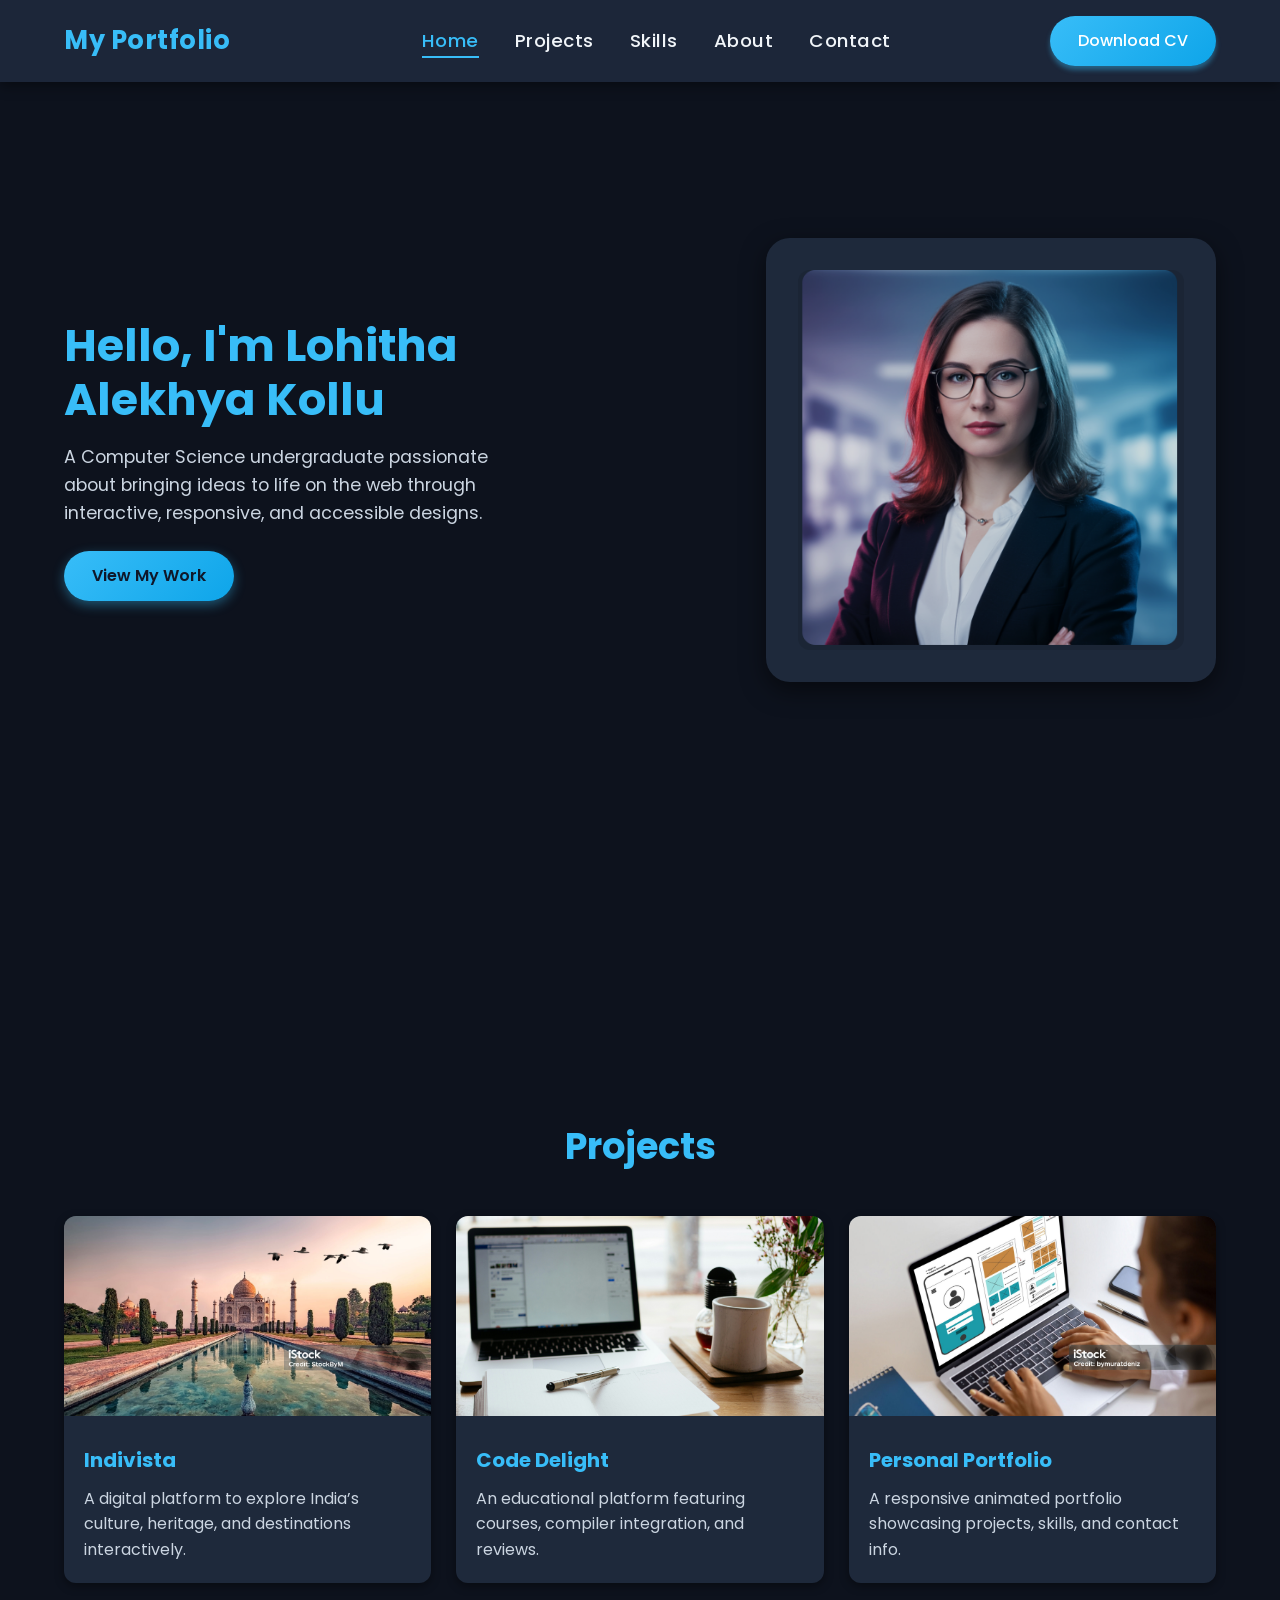
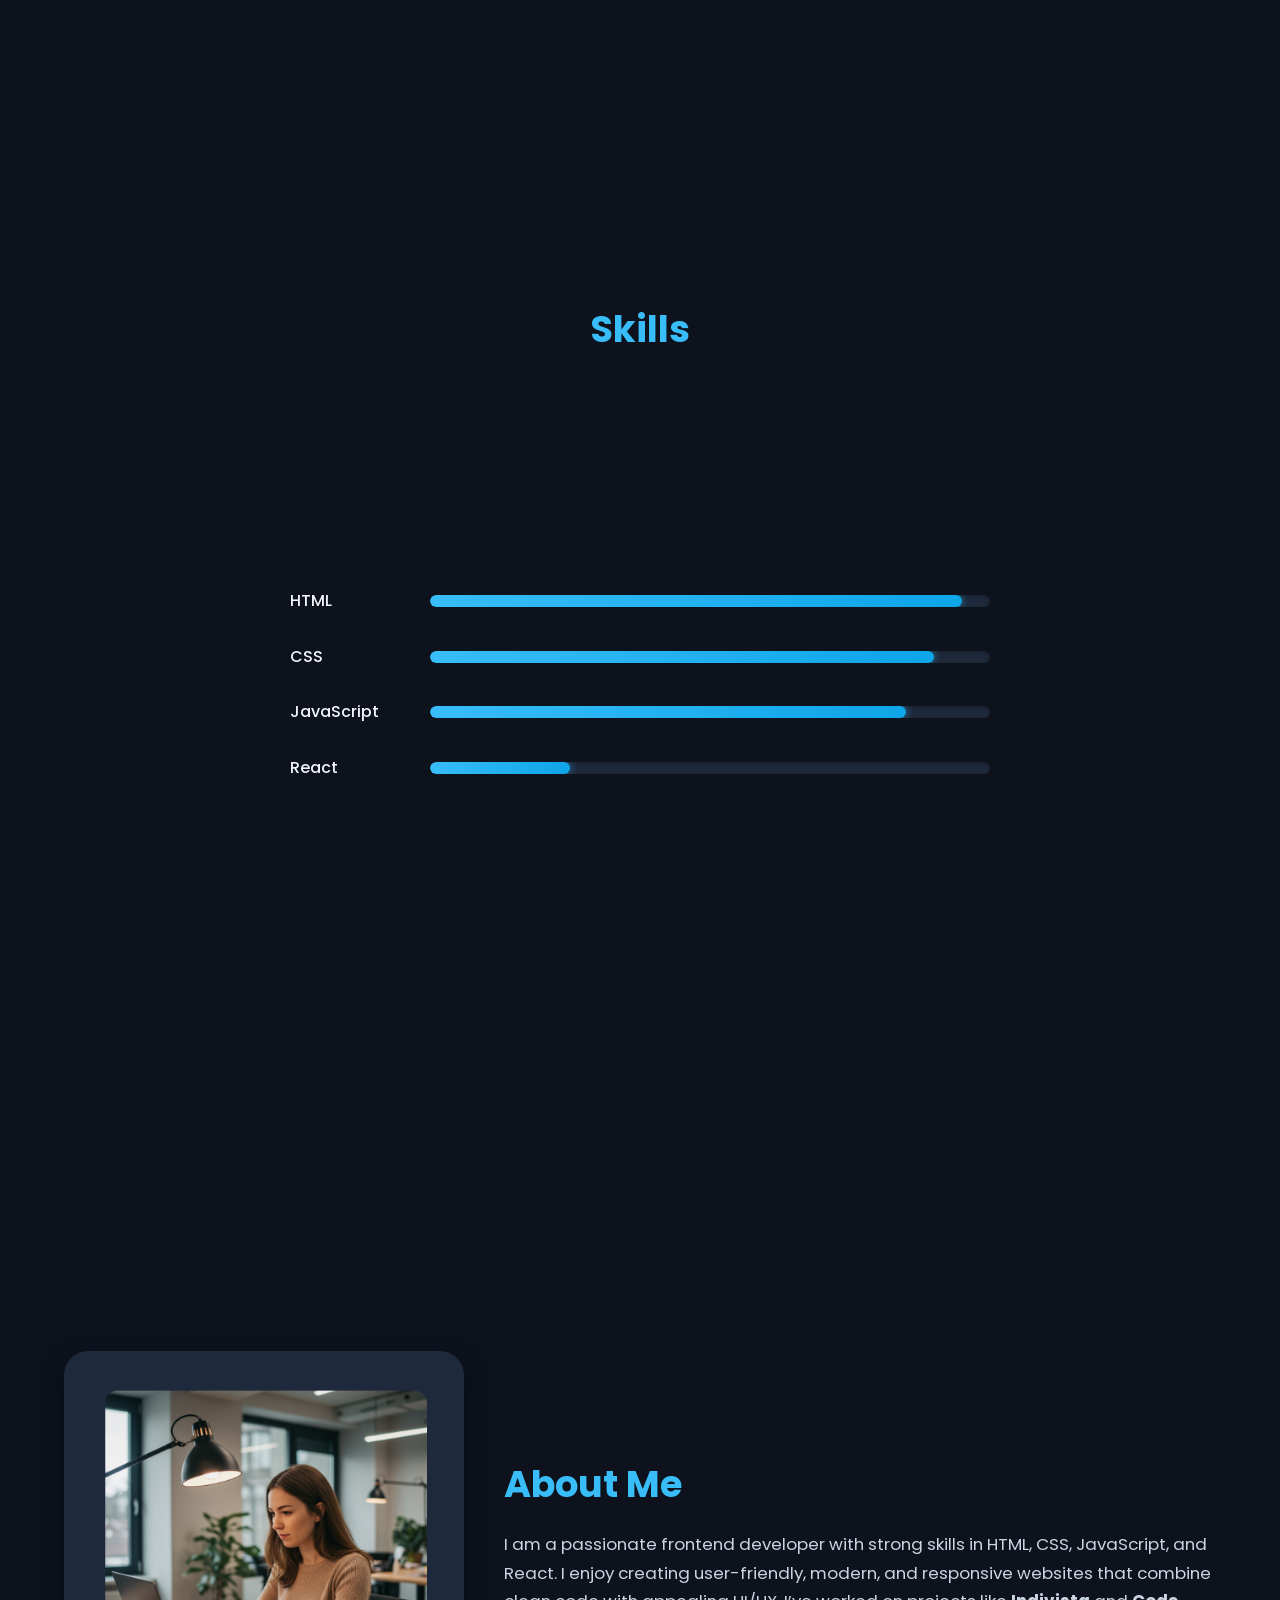
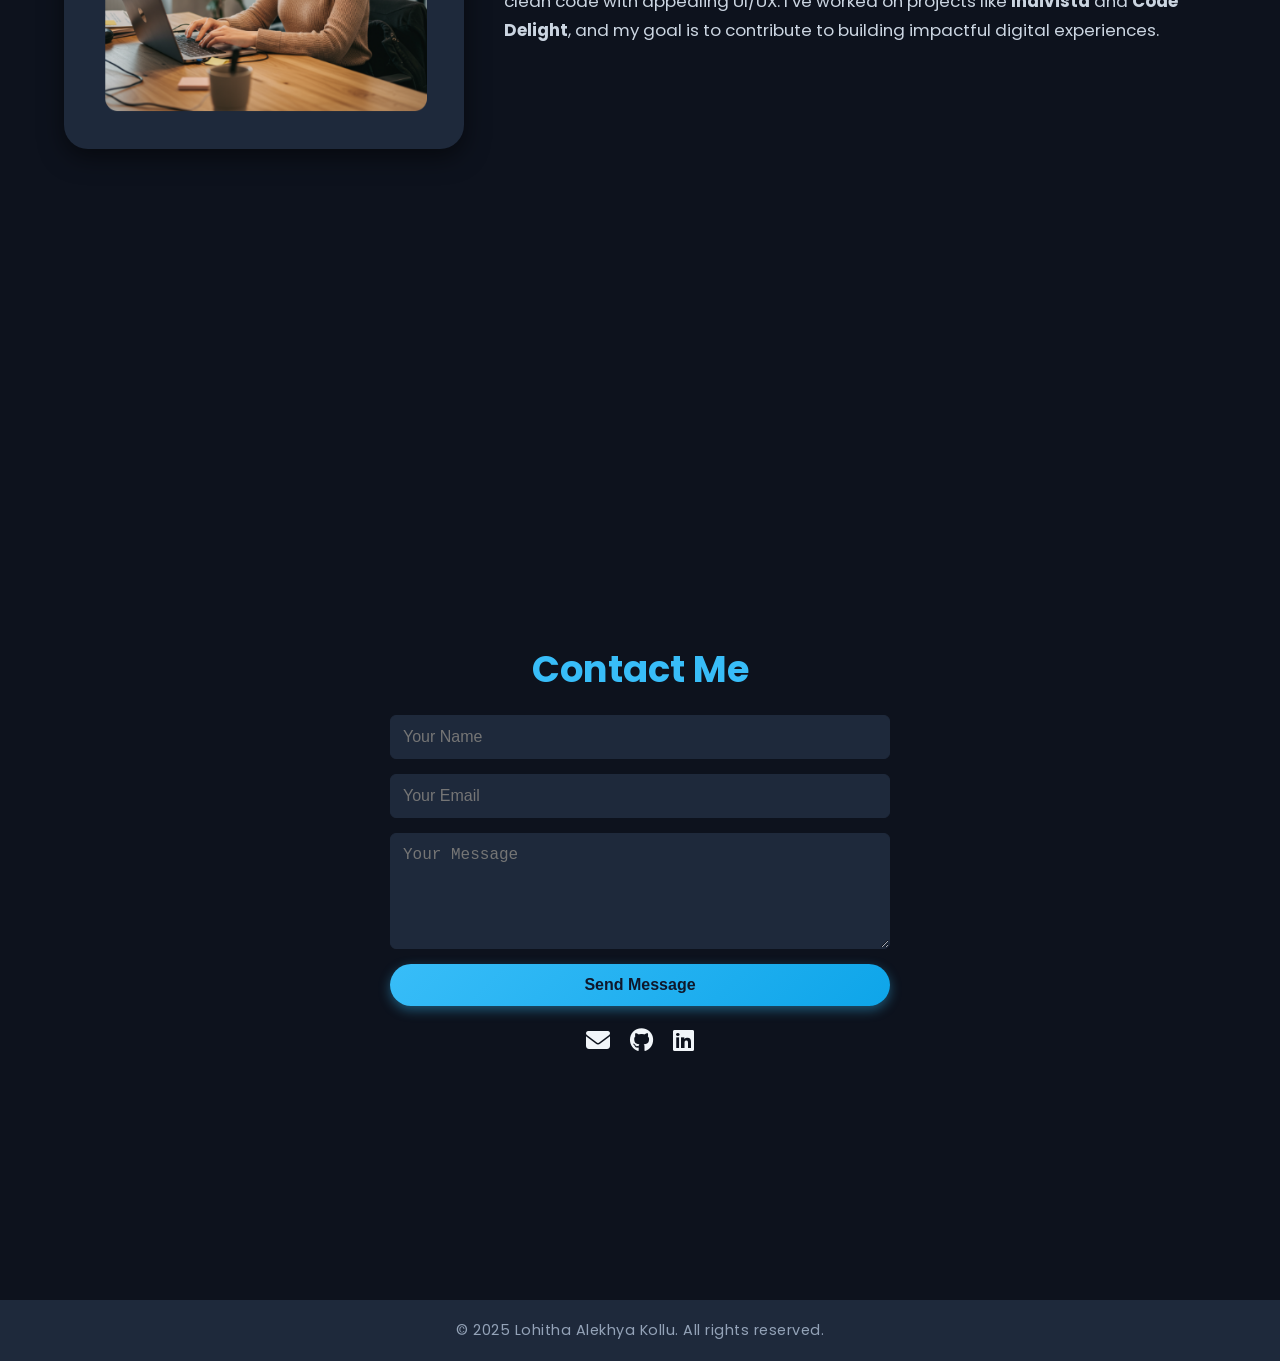
<file: index.html>
<!DOCTYPE html>
<html lang="en">
<head>
  <meta charset="UTF-8">
  <meta name="viewport" content="width=device-width, initial-scale=1.0">
  <title>Lohitha Alekhya Kollu - Portfolio</title>
  <link href="https://fonts.googleapis.com/css2?family=Poppins:wght@300;400;600;700&display=swap" rel="stylesheet">
  <link rel="stylesheet" href="https://cdnjs.cloudflare.com/ajax/libs/font-awesome/6.5.0/css/all.min.css">
  <link rel="stylesheet" href="css/portfolio.css">
  <style>
    .cv-button {
      display: inline-block;
      padding: 12px 28px;
      background: linear-gradient(135deg, #38bdf8, #0ea5e9);
      color: white;
      font-weight: 500;
      border-radius: 9999px; 
      text-decoration: none;
      box-shadow: 0 4px 5px rgba(56, 189, 248, 0.4);
      transition: transform 0.3s ease, box-shadow 0.3s ease;
    }
  </style>
</head>
<body>
  <header>
    <h1>My Portfolio</h1>
    <nav class="desktop-nav">
      <a href="#hero">Home</a>
      <a href="#projects">Projects</a>
      <a href="#skills">Skills</a>
      <a href="#about">About</a>
      <a href="#contact">Contact</a>
    </nav>
     <a href="sampleCV.pdf" download class="cv-button">Download CV</a>
    <div class="mobile-view">
      <div class="parent" id="mobile-menu-btn"><i class="fa-solid fa-bars"></i></div>
      <div class="drop" id="mobile-menu">
        <a href="#hero">Home</a>
        <a href="#projects">Projects</a>
        <a href="#skills">Skills</a>
        <a href="#about">About</a>
        <a href="#contact">Contact</a>
        <a href="sampleCV.pdf" download class="cv-button">Download CV</a>
      </div>
    </div>
  </header>
  <section class="hero" id="hero">
    <div class="hero-content">
      <h2>Hello, I'm Lohitha Alekhya Kollu</h2>
      <p>A Computer Science undergraduate passionate about bringing ideas to life on the web through interactive, responsive, and accessible designs.</p>
      <a href="#projects">View My Work</a>
    </div>
    <div class="hero-img-container">
      <img src="images/heroImg.png" alt="Lohitha Alekhya Kollu">
    </div>
  </section>
  <section class="projects" id="projects">
    <h2>Projects</h2>
    <div class="projects-grid">
      <div class="project-card" onclick="window.open('https://github.com/lohithaalekhyakollu/Indivista','_blank')">
        <img src="images/indivista.jpg" alt="Indivista">
        <div class="content">
          <h3>Indivista</h3>
          <p>A digital platform to explore India’s culture, heritage, and destinations interactively.</p>
        </div>
      </div>
      <div class="project-card" onclick="window.open('https://github.com/lohithaalekhyakollu/CodeDelight','_blank')">
        <img src="images/codedel.jpg" alt="Code Delight">
        <div class="content">
          <h3>Code Delight</h3>
          <p>An educational platform featuring courses, compiler integration, and reviews.</p>
        </div>
      </div>
      <div class="project-card" onclick="window.open('https://github.com/lohithaalekhyakollu/FSD_Tasks/blob/main/html/Portfolio.html','_blank')" style="cursor:pointer;">
        <img src="images/port.jpg" alt="Portfolio Website">
        <div class="content">
          <h3>Personal Portfolio</h3>
          <p>A responsive animated portfolio showcasing projects, skills, and contact info.</p>
        </div>
      </div>
    </div>
  </section>
  <section class="skills" id="skills">
    <h2>Skills</h2>
    <div class="skills-container">
      <div class="skill"><div class="skill-name">HTML</div><div class="skill-bar-container"><div class="skill-fill" data-width="95%"></div></div></div>
      <div class="skill"><div class="skill-name">CSS</div><div class="skill-bar-container"><div class="skill-fill" data-width="90%"></div></div></div>
      <div class="skill"><div class="skill-name">JavaScript</div><div class="skill-bar-container"><div class="skill-fill" data-width="85%"></div></div></div>
      <div class="skill"><div class="skill-name">React</div><div class="skill-bar-container"><div class="skill-fill" data-width="25%"></div></div></div>
    </div>
  </section>
  <section class="about" id="about">
        <div class="about-img-container">
            <img id="about-image" src="images/about.png" alt="About Me">
        </div>
        <div class="about-text">
            <h2>About Me</h2>
            <p>I am a passionate frontend developer with strong skills in HTML, CSS, JavaScript, and React. I enjoy creating user-friendly, modern, and responsive websites that combine clean code with appealing UI/UX. I’ve worked on projects like <b>Indivista</b> and <b>Code Delight</b>, and my goal is to contribute to building impactful digital experiences.</p>
        </div>
    </section>
  <section class="contact" id="contact">
    <h2>Contact Me</h2>
    <form>
      <input type="text" placeholder="Your Name" required>
      <input type="email" placeholder="Your Email" required>
      <textarea rows="5" placeholder="Your Message" required></textarea>
      <button type="submit">Send Message</button>
    </form>
    <div class="social-links">
      <a href="mailto:alekhyakollu@gmail.com"><i class="fa-solid fa-envelope"></i></a>
      <a href="https://github.com/lohithaalekhyakollu" target="_blank"><i class="fa-brands fa-github"></i></a>
      <a href="https://www.linkedin.com/in/lohitha-alekhya-k-87b71328b/" target="_blank"><i class="fa-brands fa-linkedin"></i></a>
    </div>
  </section>
  <footer>
    <p>&copy; 2025 Lohitha Alekhya Kollu. All rights reserved.</p>
  </footer>
  <script>
    document.getElementById("mobile-menu-btn")
      .addEventListener("click", () =>
        document.getElementById("mobile-menu").classList.toggle("active")
      );
    const skillFills = document.querySelectorAll(".skill-fill");
    new IntersectionObserver(entries => {
      if (entries[0].isIntersecting) {
        skillFills.forEach(f => f.style.width = f.dataset.width);
      }
    }, { threshold: 0.5 }).observe(document.getElementById("skills"));
    const sections = document.querySelectorAll("section");
    const navLinks = document.querySelectorAll("header nav a, .drop a");
    window.addEventListener("scroll", () => {
      let current = [...sections].findLast(s => window.scrollY >= s.offsetTop - 120)?.id;
      navLinks.forEach(link =>
        link.classList.toggle("active", link.getAttribute("href") === "#" + current)
      );
    });
  </script>
</body>
</html>
</file>
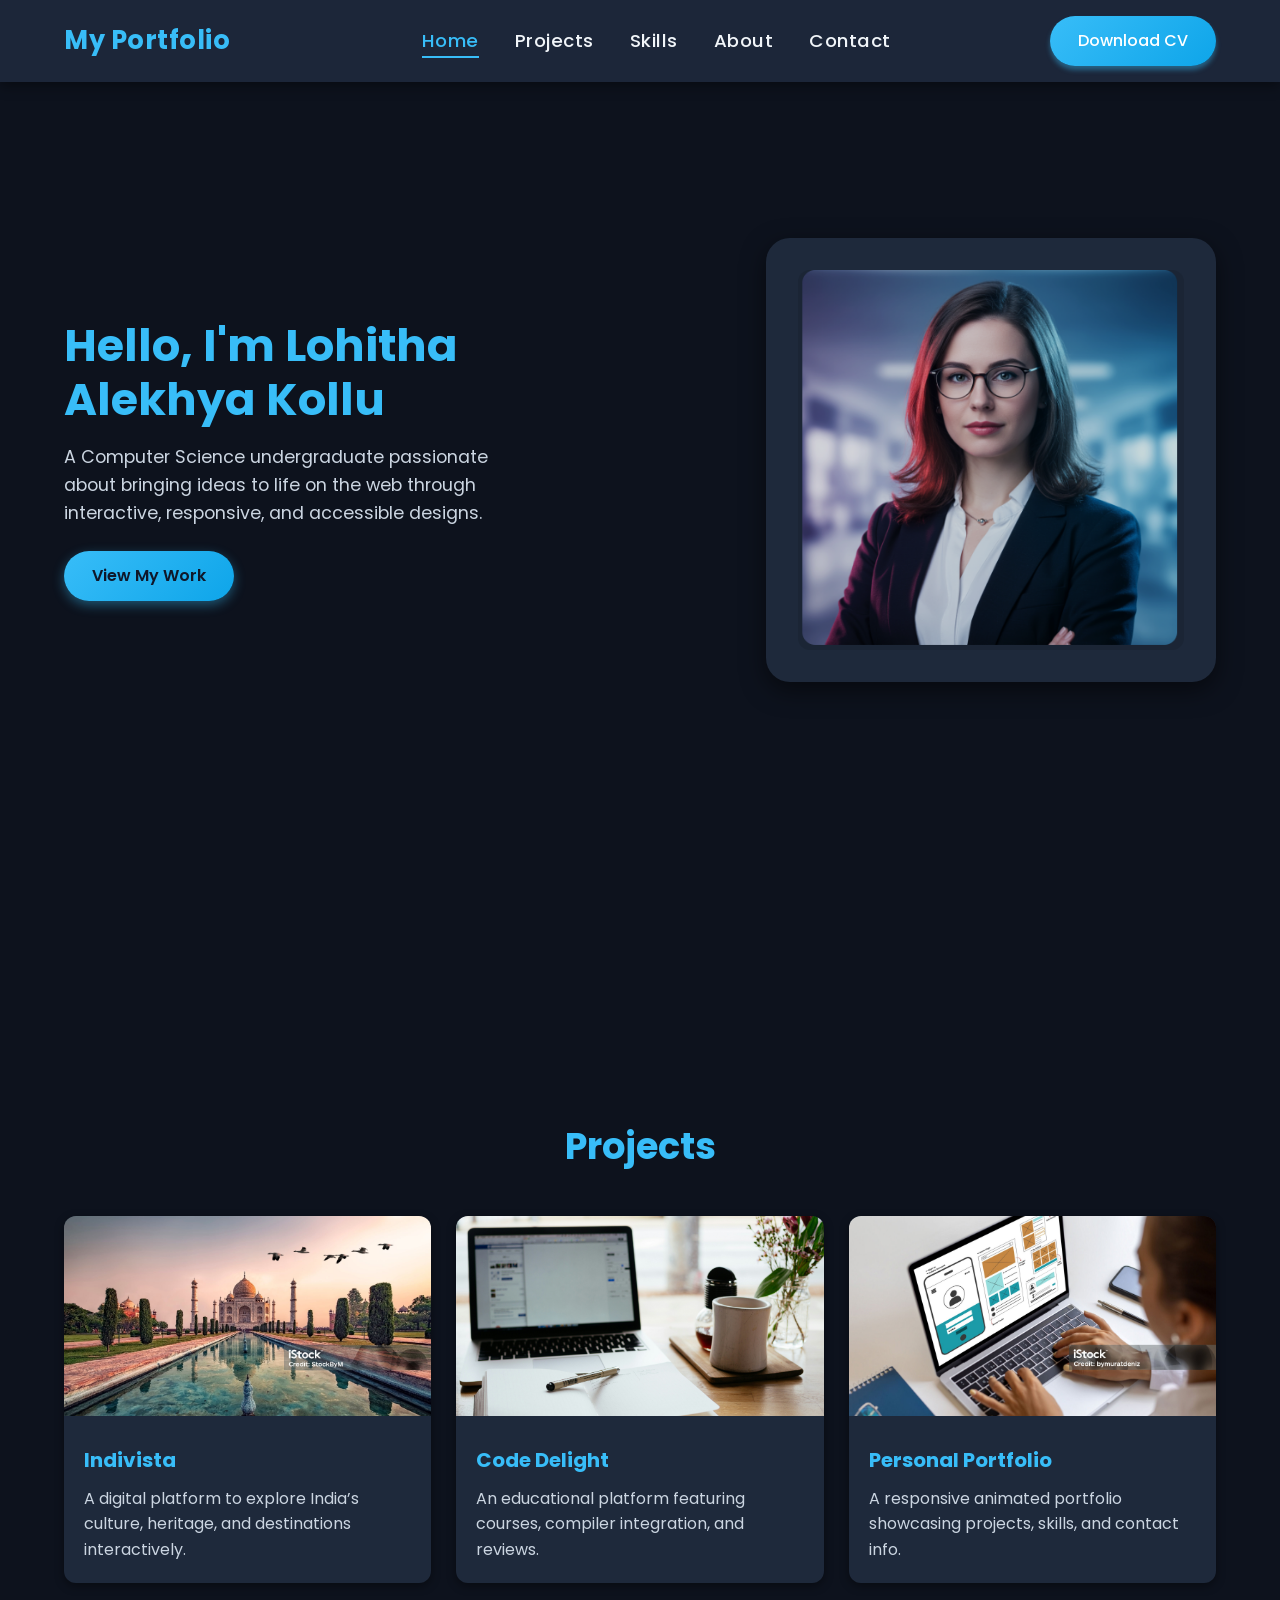
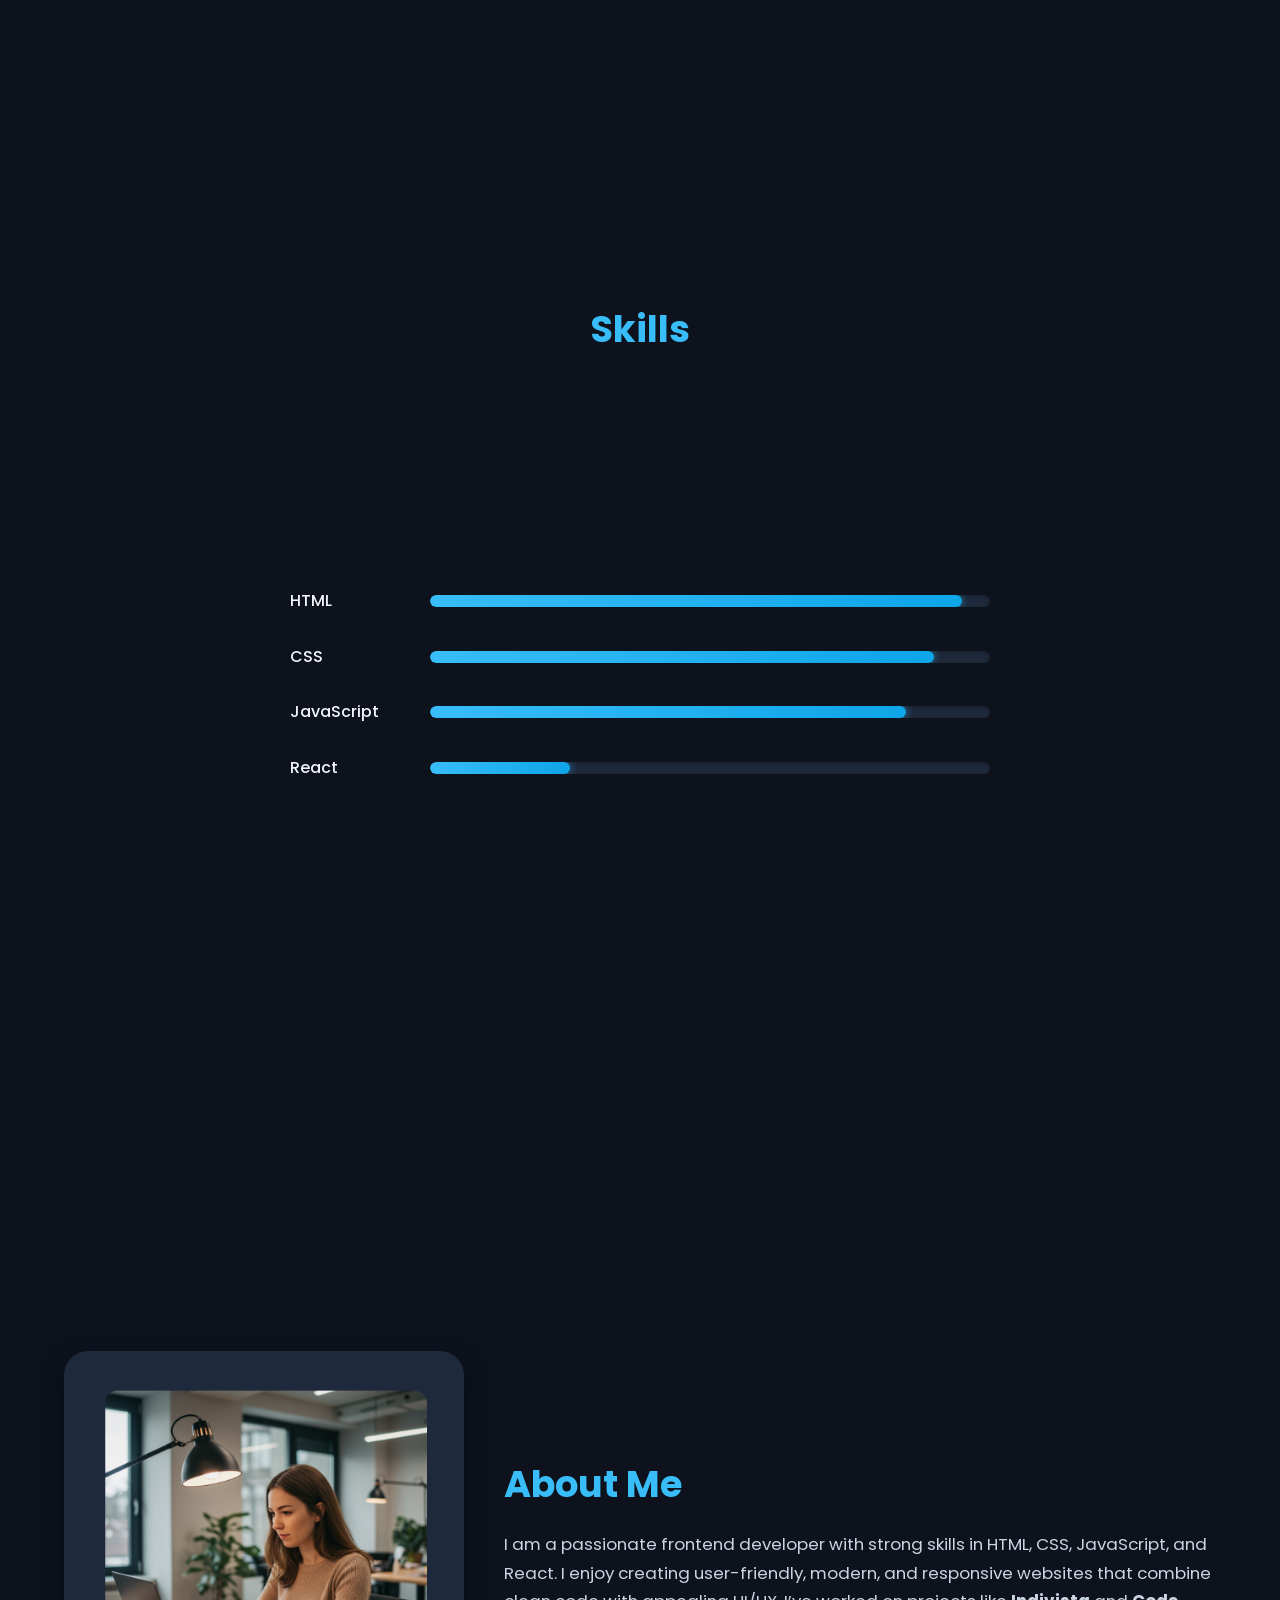
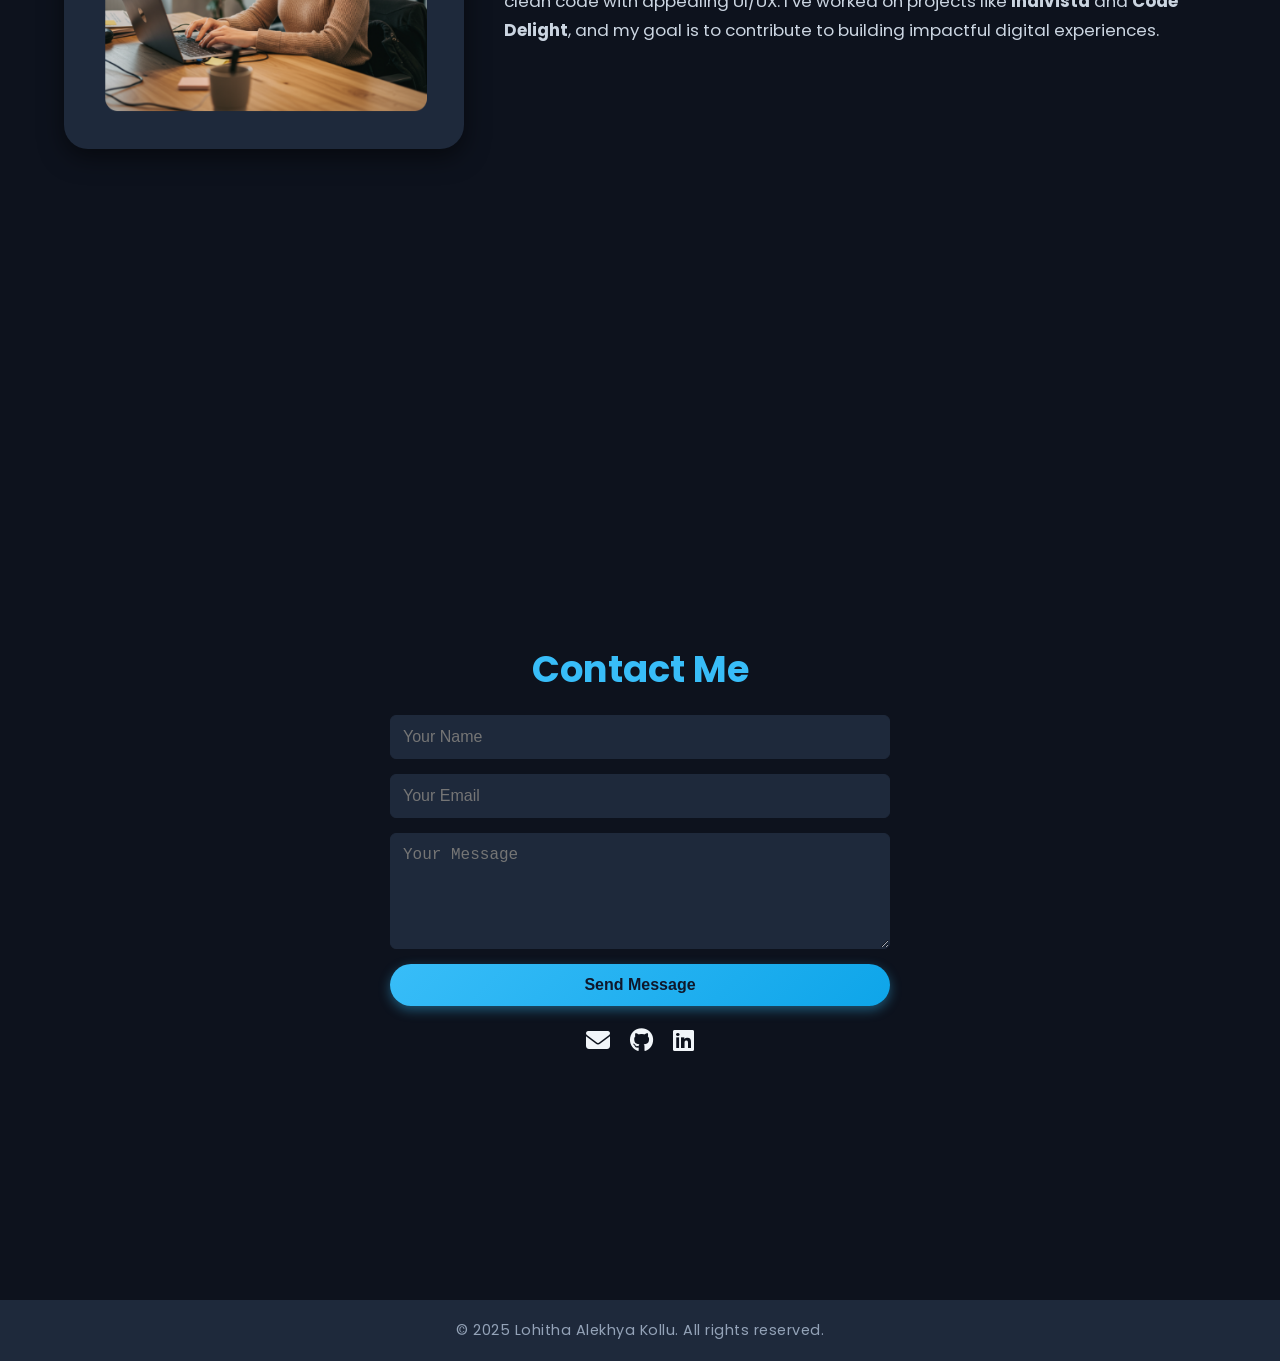
<file: Portfolio.html>
<!DOCTYPE html>
<html lang="en">
<head>
  <meta charset="UTF-8">
  <meta name="viewport" content="width=device-width, initial-scale=1.0">
  <title>Lohitha Alekhya Kollu - Portfolio</title>
  <link href="https://fonts.googleapis.com/css2?family=Poppins:wght@300;400;600;700&display=swap" rel="stylesheet">
  <link rel="stylesheet" href="https://cdnjs.cloudflare.com/ajax/libs/font-awesome/6.5.0/css/all.min.css">
  <link rel="stylesheet" href="../css/portfolio.css">
  <style>
    .cv-button {
      display: inline-block;
      padding: 12px 28px;
      background: linear-gradient(135deg, #38bdf8, #0ea5e9);
      color: white;
      font-weight: 500;
      border-radius: 9999px; 
      text-decoration: none;
      box-shadow: 0 4px 5px rgba(56, 189, 248, 0.4);
      transition: transform 0.3s ease, box-shadow 0.3s ease;
    }
  </style>
</head>
<body>
  <header>
    <h1>My Portfolio</h1>
    <nav class="desktop-nav">
      <a href="#hero">Home</a>
      <a href="#projects">Projects</a>
      <a href="#skills">Skills</a>
      <a href="#about">About</a>
      <a href="#contact">Contact</a>
    </nav>
     <a href="sampleCV.pdf" download class="cv-button">Download CV</a>
    <div class="mobile-view">
      <div class="parent" id="mobile-menu-btn"><i class="fa-solid fa-bars"></i></div>
      <div class="drop" id="mobile-menu">
        <a href="#hero">Home</a>
        <a href="#projects">Projects</a>
        <a href="#skills">Skills</a>
        <a href="#about">About</a>
        <a href="#contact">Contact</a>
        <a href="sampleCV.pdf" download class="cv-button">Download CV</a>
      </div>
    </div>
  </header>
  <section class="hero" id="hero">
    <div class="hero-content">
      <h2>Hello, I'm Lohitha Alekhya Kollu</h2>
      <p>A Computer Science undergraduate passionate about bringing ideas to life on the web through interactive, responsive, and accessible designs.</p>
      <a href="#projects">View My Work</a>
    </div>
    <div class="hero-img-container">
      <img src="../images/heroImg.png" alt="Lohitha Alekhya Kollu">
    </div>
  </section>
  <section class="projects" id="projects">
    <h2>Projects</h2>
    <div class="projects-grid">
      <div class="project-card" onclick="window.open('https://github.com/lohithaalekhyakollu/Indivista','_blank')">
        <img src="../images/indivista.jpg" alt="Indivista">
        <div class="content">
          <h3>Indivista</h3>
          <p>A digital platform to explore India’s culture, heritage, and destinations interactively.</p>
        </div>
      </div>
      <div class="project-card" onclick="window.open('https://github.com/lohithaalekhyakollu/CodeDelight','_blank')">
        <img src="../images/codedel.jpg" alt="Code Delight">
        <div class="content">
          <h3>Code Delight</h3>
          <p>An educational platform featuring courses, compiler integration, and reviews.</p>
        </div>
      </div>
      <div class="project-card" onclick="window.open('https://github.com/lohithaalekhyakollu/FSD_Tasks/blob/main/html/Portfolio.html','_blank')" style="cursor:pointer;">
        <img src="../images/port.jpg" alt="Portfolio Website">
        <div class="content">
          <h3>Personal Portfolio</h3>
          <p>A responsive animated portfolio showcasing projects, skills, and contact info.</p>
        </div>
      </div>
    </div>
  </section>
  <section class="skills" id="skills">
    <h2>Skills</h2>
    <div class="skills-container">
      <div class="skill"><div class="skill-name">HTML</div><div class="skill-bar-container"><div class="skill-fill" data-width="95%"></div></div></div>
      <div class="skill"><div class="skill-name">CSS</div><div class="skill-bar-container"><div class="skill-fill" data-width="90%"></div></div></div>
      <div class="skill"><div class="skill-name">JavaScript</div><div class="skill-bar-container"><div class="skill-fill" data-width="85%"></div></div></div>
      <div class="skill"><div class="skill-name">React</div><div class="skill-bar-container"><div class="skill-fill" data-width="25%"></div></div></div>
    </div>
  </section>
  <section class="about" id="about">
        <div class="about-img-container">
            <img id="about-image" src="../images/about.png" alt="About Me">
        </div>
        <div class="about-text">
            <h2>About Me</h2>
            <p>I am a passionate frontend developer with strong skills in HTML, CSS, JavaScript, and React. I enjoy creating user-friendly, modern, and responsive websites that combine clean code with appealing UI/UX. I’ve worked on projects like <b>Indivista</b> and <b>Code Delight</b>, and my goal is to contribute to building impactful digital experiences.</p>
        </div>
    </section>
  <section class="contact" id="contact">
    <h2>Contact Me</h2>
    <form>
      <input type="text" placeholder="Your Name" required>
      <input type="email" placeholder="Your Email" required>
      <textarea rows="5" placeholder="Your Message" required></textarea>
      <button type="submit">Send Message</button>
    </form>
    <div class="social-links">
      <a href="mailto:alekhyakollu@gmail.com"><i class="fa-solid fa-envelope"></i></a>
      <a href="https://github.com/lohithaalekhyakollu" target="_blank"><i class="fa-brands fa-github"></i></a>
      <a href="https://www.linkedin.com/in/lohitha-alekhya-k-87b71328b/" target="_blank"><i class="fa-brands fa-linkedin"></i></a>
    </div>
  </section>
  <footer>
    <p>&copy; 2025 Lohitha Alekhya Kollu. All rights reserved.</p>
  </footer>
  <script>
    document.getElementById("mobile-menu-btn")
      .addEventListener("click", () =>
        document.getElementById("mobile-menu").classList.toggle("active")
      );
    const skillFills = document.querySelectorAll(".skill-fill");
    new IntersectionObserver(entries => {
      if (entries[0].isIntersecting) {
        skillFills.forEach(f => f.style.width = f.dataset.width);
      }
    }, { threshold: 0.5 }).observe(document.getElementById("skills"));
    const sections = document.querySelectorAll("section");
    const navLinks = document.querySelectorAll("header nav a, .drop a");
    window.addEventListener("scroll", () => {
      let current = [...sections].findLast(s => window.scrollY >= s.offsetTop - 120)?.id;
      navLinks.forEach(link =>
        link.classList.toggle("active", link.getAttribute("href") === "#" + current)
      );
    });
  </script>
</body>
</html>
</file>
<file: css/portfolio.css>
* {
  margin: 0;
  padding: 0;
  box-sizing: border-box;
}
html {
  scroll-behavior: smooth;
}
body {
  font-family: 'Poppins', sans-serif;
  background-color: #0d121d;
  color: #f1f5f9;
  line-height: 1.6;
  overflow-x: hidden;
}
section {
  padding: 100px 5%;
  min-height: 100vh;
  display: flex;
  flex-direction: column;
  justify-content: center;
}
::-webkit-scrollbar { width: 8px; }
::-webkit-scrollbar-track { background: #1e293b; }
::-webkit-scrollbar-thumb { background-color: #38bdf8; border-radius: 4px; }
header {
  background: rgba(30, 41, 59, 0.95);
  backdrop-filter: blur(12px);
  padding: 1rem 5%;
  position: fixed;
  top: 0;
  left: 0;
  width: 100%;
  display: flex;
  justify-content: space-between;
  align-items: center;
  box-shadow: 0 4px 12px rgba(0, 0, 0, 0.4);
  z-index: 1000;
}
header h1 {
  font-size: 1.6rem;
  color: #38bdf8;
  font-weight: 700;
  letter-spacing: 0.5px;
}
.desktop-nav a {
  margin-left: 2rem;
  text-decoration: none;
  color: #f1f5f9;
  font-weight: 500;
  letter-spacing: 0.5px;
  position: relative;
  transition: color 0.3s ease;
  font-size:1.15rem;
}
.desktop-nav a::after {
  content: "";
  position: absolute;
  bottom: -5px;
  left: 0;
  width: 0;
  height: 2px;
  background: #38bdf8;
  transition: width 0.3s ease;
}
.desktop-nav a:hover {
  color: #38bdf8;
}
.desktop-nav a:hover::after {
  width: 100%;
}
.desktop-nav a.active,
.drop a.active {
  color: #38bdf8;
}
.desktop-nav a.active::after {
  width: 100%;
}
.mobile-view {
  display: none;
  position: relative;
}
.mobile-view .parent {
  cursor: pointer;
  color: #f1f5f9;
  font-size: 1.5rem;
  transition: transform 0.3s ease;
}
.mobile-view .parent:hover {
  transform: scale(1.1);
}
.drop {
  display: none;
  position: absolute;
  top: 40px;
  right: 0;
  width: 180px;
  background: rgba(30, 41, 59, 0.95);
  backdrop-filter: blur(12px);
  border-radius: 8px;
  padding: 10px 0;
  flex-direction: column;
  box-shadow: 0 4px 12px rgba(0, 0, 0, 0.4);
  z-index: 1000;
  opacity: 0;
  transform: translateY(-10px);
  transition: opacity 0.3s ease, transform 0.3s ease;
}
.drop.active {
  display: flex;
  opacity: 1;
  transform: translateY(0);
}
.drop a {
  display: block;
  padding: 10px 20px;
  color: #f1f5f9;
  text-decoration: none;
  font-weight: 500;
  transition: background 0.3s ease, color 0.3s ease;
  border-radius: 6px;
}
.drop a:hover {
  background: linear-gradient(90deg, #38bdf8, #0ea5e9);
  color: #0f172a;
}

.hero {
  flex-direction: row;
  justify-content: space-between;
  align-items: center;
  padding-top: 120px;
  text-align: left;
  gap: 4rem;
}
.hero-content {
  flex: 1;
  max-width: 800px;
  padding-right: 15%;
}
.hero-content h2 {
  font-size: 2.8rem;
  margin-bottom: 1rem;
  color: #38bdf8;
  font-weight: 700;
  line-height: 1.2;
}
.hero-content p {
  font-size: 1.1rem;
  margin-bottom: 1.5rem;
  color: #cbd5e1;
}
.hero-content a {
  display: inline-block;
  padding: 12px 28px;
  background: linear-gradient(135deg, #38bdf8, #0ea5e9);
  color: #0f172a;
  font-weight: 600;
  border-radius: 9999px;
  text-decoration: none;
  box-shadow: 0 4px 12px rgba(56, 189, 248, 0.4);
  transition: transform 0.3s ease, box-shadow 0.3s ease;
}
.hero-content a:hover {
  transform: scale(1.05);
  box-shadow: 0 8px 20px rgba(56, 189, 248, 0.6);
}
.hero-img-container {
  flex: 1;
  max-width: 450px;
  padding: 2rem;
  background: #1e293b;
  border-radius: 24px;
  box-shadow: 0 8px 24px rgba(0, 0, 0, 0.5);
  text-align: center;
}
.hero img {
  width: 100%;
  height: auto;
  border-radius: 12px;
  display: block;
}
.projects h2 {
  text-align: center;
  margin-bottom: 40px;
  font-size: 2.3rem;
  color: #38bdf8;
}
.projects-grid {
  display: grid;
  grid-template-columns: repeat(auto-fit, minmax(300px, 1fr));
  gap: 25px;
}
.project-card {
  background: #1e293b;
  border-radius: 12px;
  overflow: hidden;
  box-shadow: 0 3px 10px rgba(0, 0, 0, 0.4);
  transition: transform 0.3s ease, box-shadow 0.3s ease;
  cursor: pointer;
}
.project-card:hover {
  transform: translateY(-8px);
  box-shadow: 0 6px 18px rgba(0, 0, 0, 0.6);
}
.project-card img {
  width: 100%;
  height: 200px;
  object-fit: cover;
  transition: transform 0.5s ease;
}
.project-card:hover img {
  transform: scale(1.05);
}
.project-card .content {
  padding: 20px;
}
.project-card h3 {
  margin-bottom: 10px;
  color: #38bdf8;
  font-size: 1.25rem;
}
.project-card p {
  color: #cbd5e1;
}
.skills {
  display: flex;
  flex-direction: column;
  align-items: center;
}
.skills h2 {
  text-align: center;
  margin-bottom: 40px;
  font-size: 2.3rem;
  color: #38bdf8;
}
.skills-container {
  max-width: 700px;
  width: 100%;
  margin: auto;
}
.skill {
  margin-bottom: 30px;
  display: flex;
  align-items: center;
  gap: 20px;
}
.skill-name {
  width: 120px;
  font-weight: 500;
  color: #f1f5f9;
}
.skill-bar-container {
  flex-grow: 1;
  height: 12px;
  background: #1e293b;
  border-radius: 10px;
  overflow: hidden;
  box-shadow: inset 0 2px 4px rgba(0, 0, 0, 0.2);
}
.skill-fill {
  height: 100%;
  width: 0;
  background: linear-gradient(90deg, #38bdf8, #0ea5e9);
  border-radius: 10px;
  transition: width 1.5s ease-in-out;
  box-shadow: 0 0 8px rgba(56, 189, 248, 0.6);
}
.about {
  flex-direction: row;
  justify-content: center;
  align-items: center;
  gap: 40px;
}
.about-img-container {
  flex: 1 1 350px;
  max-width: 400px;
  padding: 2rem;
  background: #1e293b;
  border-radius: 24px;
  box-shadow: 0 8px 24px rgba(0, 0, 0, 0.5);
  text-align: center;
}
.about img {
  width: 100%;
  height: auto;
  border-radius: 12px;
  display: block;
}
.about-text {
  flex: 1 1 400px;
}
.about-text h2 {
  font-size: 2.3rem;
  margin-bottom: 1rem;
  color: #38bdf8;
}
.about-text p {
  font-size: 1.05rem;
  color: #cbd5e1;
  line-height: 1.7;
}
.contact {
  text-align: center;
}
.contact h2 {
  font-size: 2.3rem;
  margin-bottom: 1rem;
  color: #38bdf8;
}
.contact form {
  max-width: 500px;
  width: 100%;
  margin: 0 auto;
  display: flex;
  flex-direction: column;
  gap: 15px;
}
.contact input,
.contact textarea {
  padding: 12px;
  border-radius: 6px;
  border: 1px solid #1e293b;
  outline: none;
  width: 100%;
  font-size: 1rem;
  background: #1e293b;
  color: #f1f5f9;
  transition: box-shadow 0.3s ease, border-color 0.3s ease;
}
.contact input:focus,
.contact textarea:focus {
  box-shadow: 0 0 6px rgba(56, 189, 248, 0.6);
  border-color: #38bdf8;
}
.contact button {
  padding: 12px;
  background: linear-gradient(135deg, #38bdf8, #0ea5e9);
  color: #0f172a;
  border: none;
  border-radius: 9999px;
  font-size: 1rem;
  font-weight: 600;
  cursor: pointer;
  transition: transform 0.3s ease, box-shadow 0.3s ease;
  box-shadow: 0 4px 12px rgba(56, 189, 248, 0.4);
}
.contact button:hover {
  transform: scale(1.05);
  box-shadow: 0 8px 20px rgba(56, 189, 248, 0.6);
}
.contact p a {
  color: #f1f5f9;
  text-decoration: none;
  transition: color 0.3s ease;
}
.contact p a:hover {
  color: #38bdf8;
}
.social-links {
  margin-top: 1rem;
  display: flex;
  justify-content: center;
  gap: 20px;
}
.social-links a {
  font-size: 1.5rem;
  color: #f1f5f9;
  transition: color 0.3s ease, transform 0.3s ease;
}
.social-links a:hover {
  color: #38bdf8;
  transform: scale(1.2);
}
footer {
  background: #1e293b;
  text-align: center;
  padding: 1.2rem;
  font-size: 0.9rem;
  color: #94a3b8;
  letter-spacing: 0.5px;
}
@keyframes fadeIn {
  from { opacity: 0; transform: translateY(20px); }
  to   { opacity: 1; transform: translateY(0); }
}
@media (max-width: 768px) {
  .desktop-nav { display: none; }
  .desktop-nav+a{
    display: none;
  }
  .mobile-view { display: block; }
  .hero, .about {
    flex-direction: column;
    text-align: center;
    gap: 2rem;
  }
}
</file>
